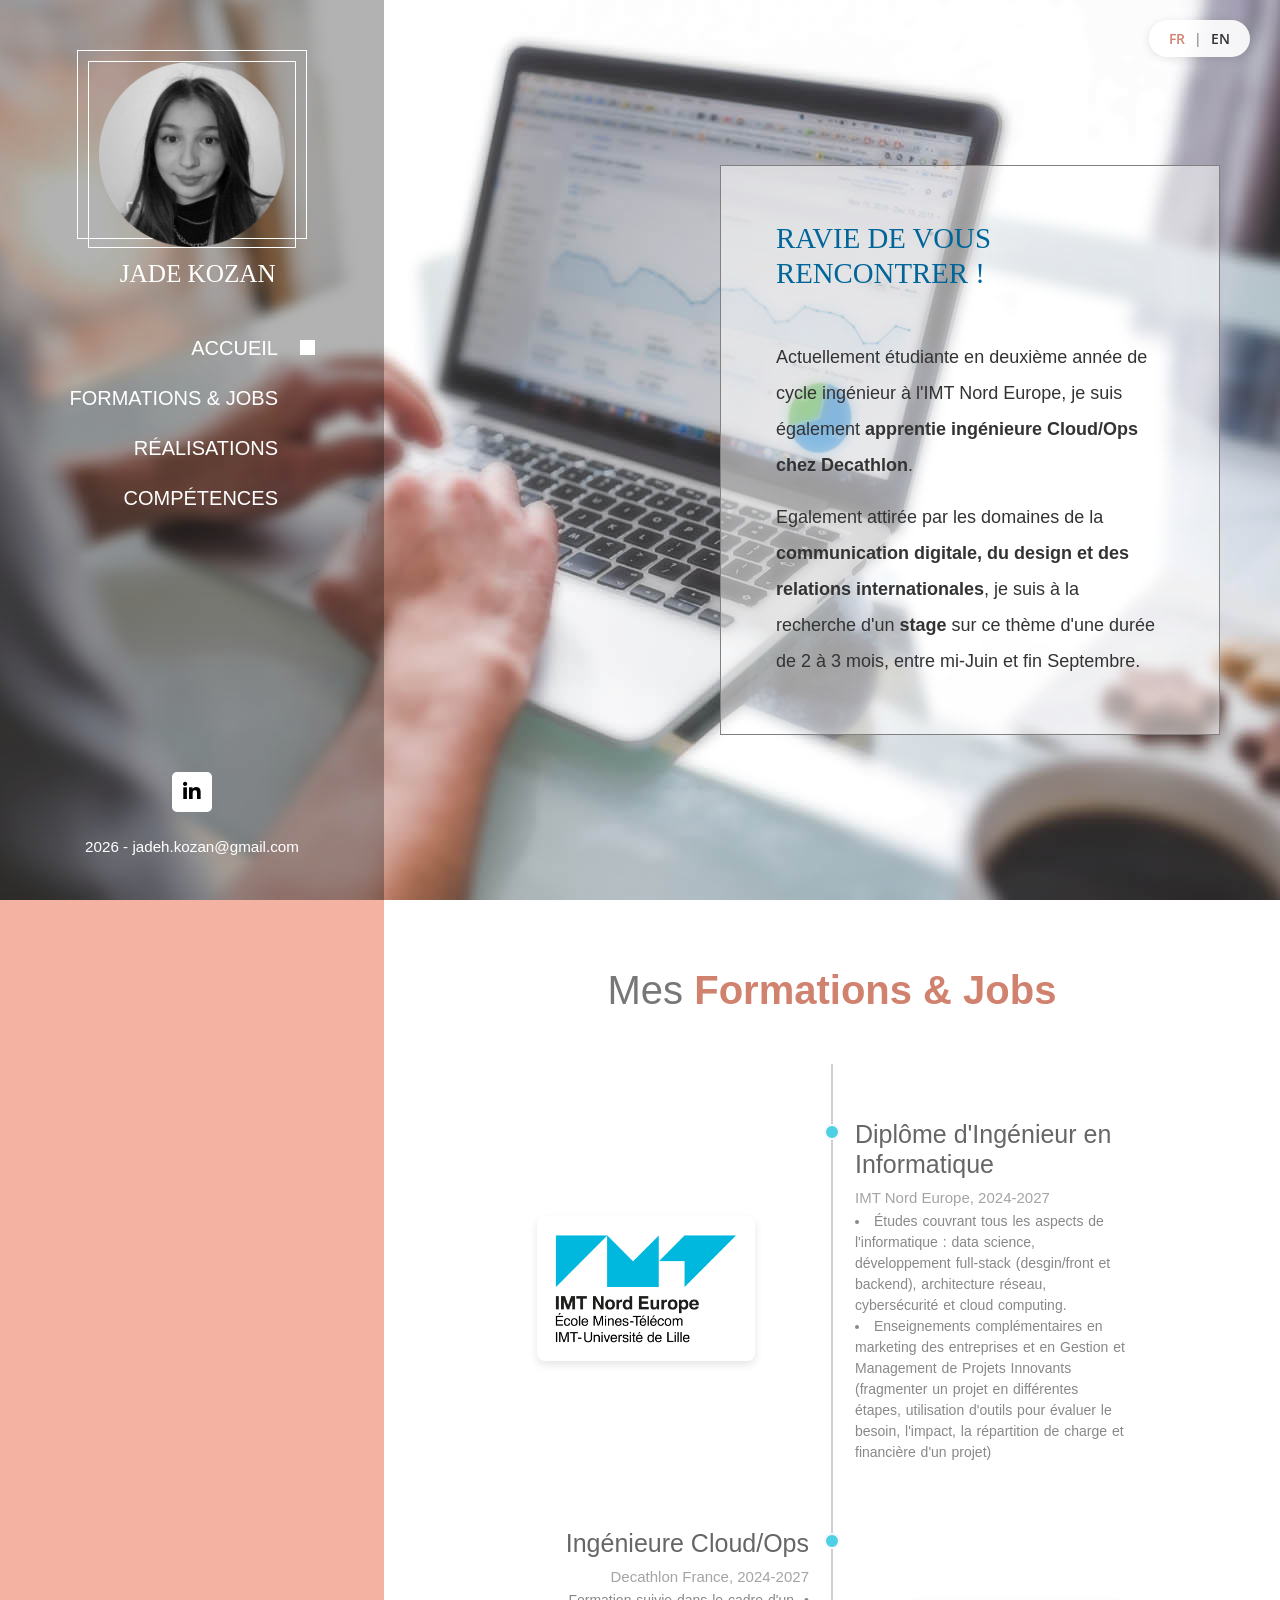
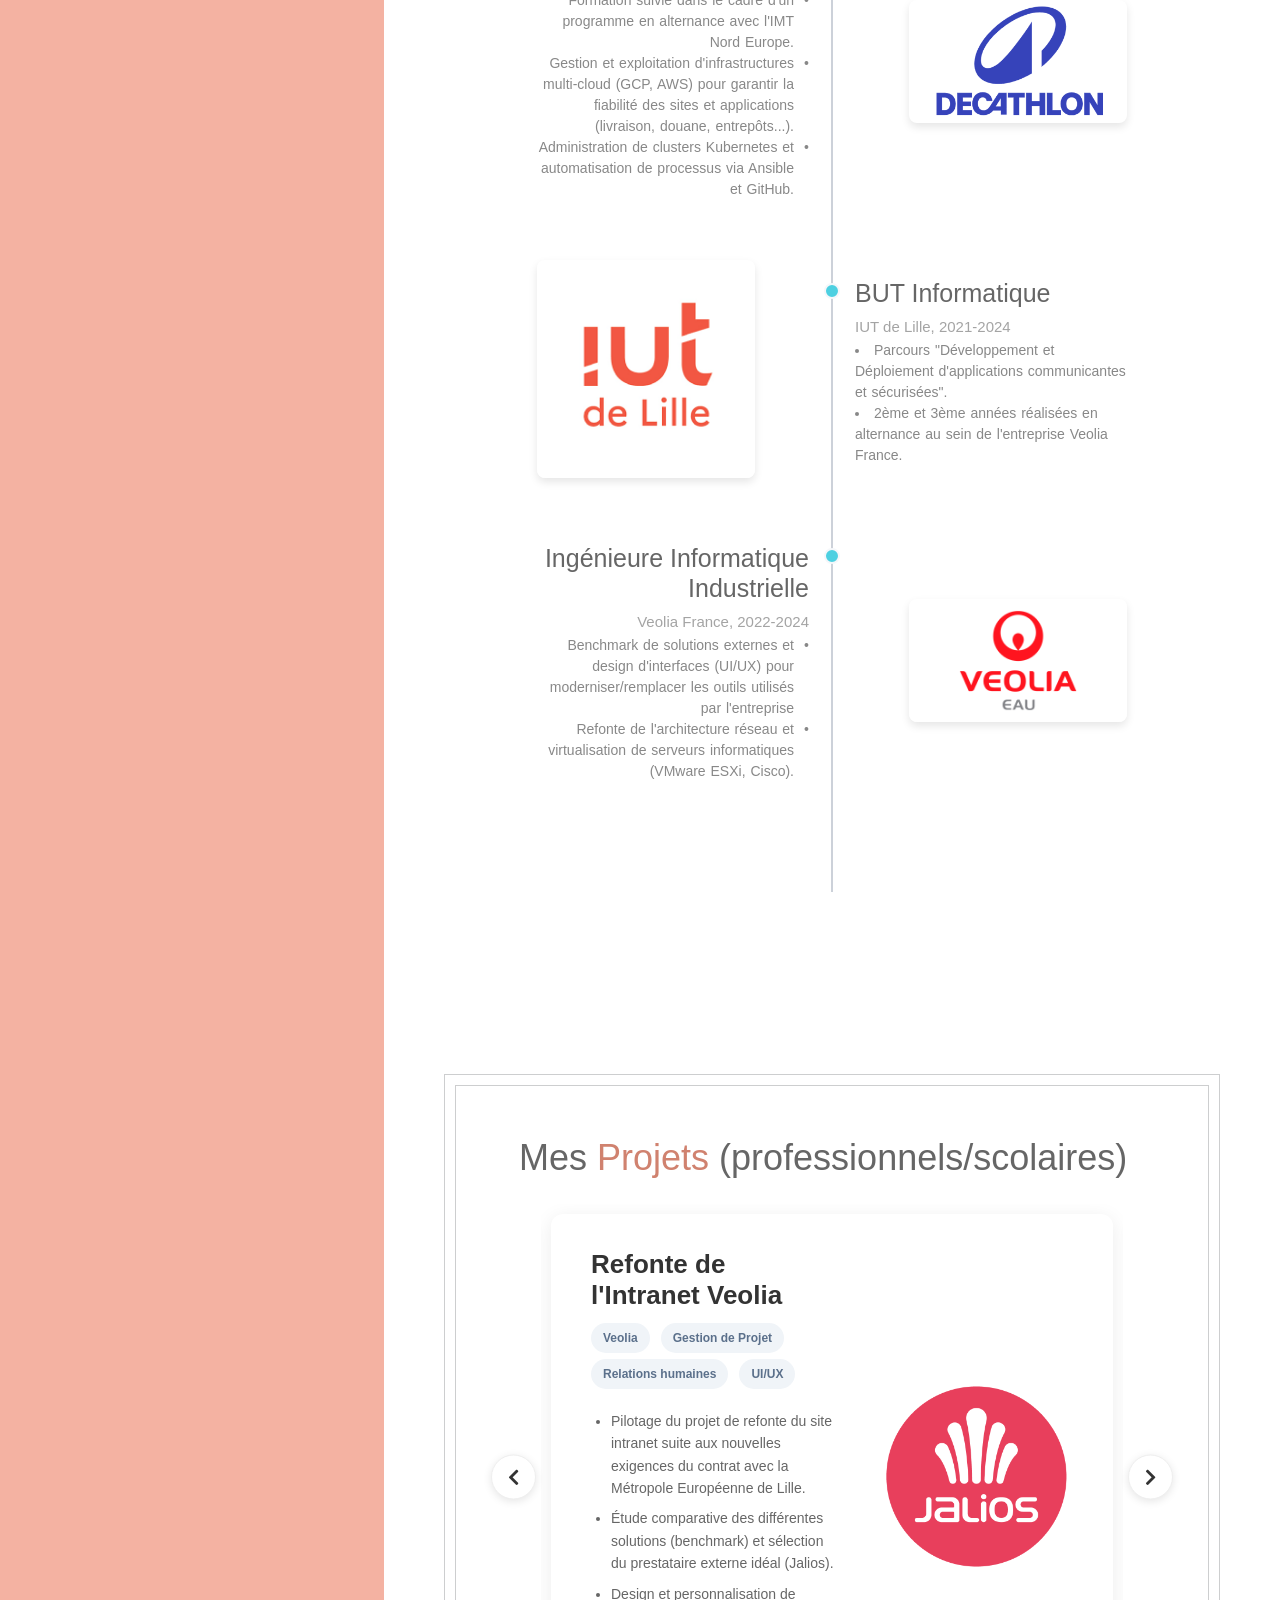
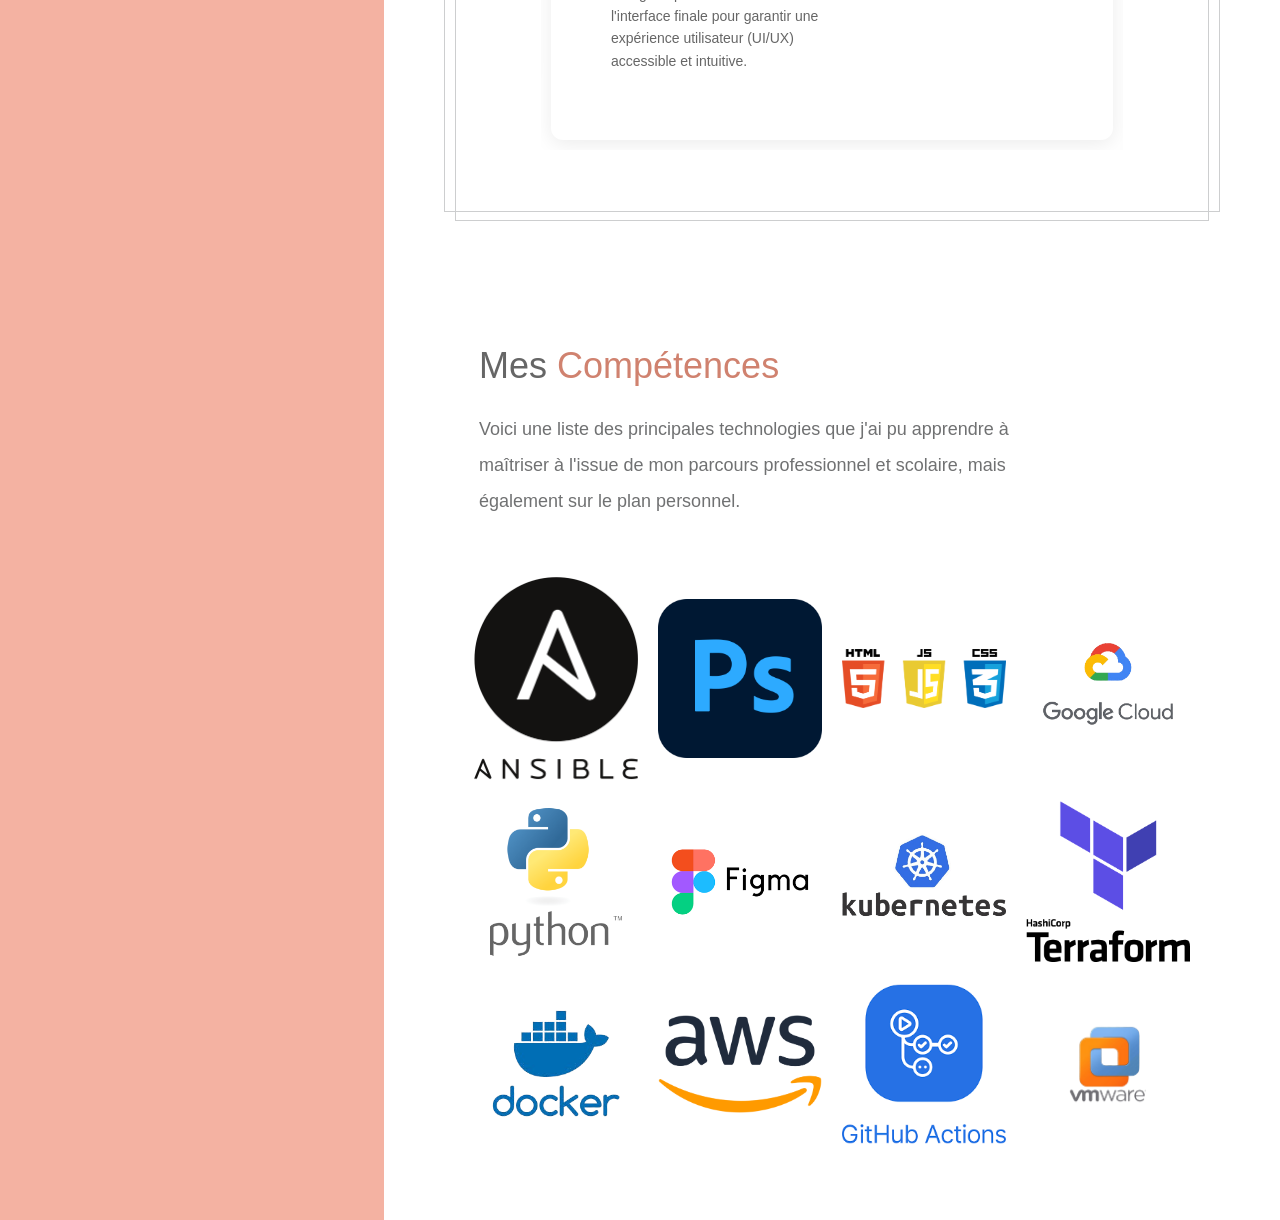
<file: index.html>
<!DOCTYPE html>
<html lang="fr">
  <head>
    <meta charset="UTF-8" />
    <meta name="viewport" content="width=device-width, initial-scale=1.0" />
    <meta http-equiv="X-UA-Compatible" content="ie=edge" />

    <title>Jade Kozan</title>
    <link rel="stylesheet" href="https://fonts.googleapis.com/css?family=Open+Sans:400,600" />
    <link rel="stylesheet" href="css/all.min.css" />
    <link rel="stylesheet" href="css/bootstrap.min.css" />
    <link rel="stylesheet" href="slick/slick.css"/>    
    <link rel="stylesheet" href="slick/slick-theme.css"/>    
    <link rel="stylesheet" href="css/magnific-popup.css">
    <link rel="stylesheet" href="css/templatemo-dream-pulse.css" />
    
    <link rel="stylesheet" href="css/frise.css" />
    <link rel="stylesheet" href="css/carousel-projects.css" />
  </head>
  <body>
    <main class="container-fluid">

      <div class="lang-switcher">
          <a href="#" class="active">FR</a> | <a href="index-en.html">EN</a>
      </div>

      <div class="row">        
          <nav id="tmSidebar" class="tm-bg-black-transparent tm-sidebar">
            <button class="navbar-toggler" type="button" aria-label="Toggle navigation">
              <i class="fas fa-bars"></i>
            </button>
            <div class="tm-sidebar-sticky">
              <div class="tm-brand-box">
                <div class="tm-double-border-1">
                  <div class="tm-double-border-2">
                    <img id="jade" src="img/gallery/10.png" alt="Profil">
                  </div>
                </div>
                  <div id="nom">JADE KOZAN</div> 
              </div>

              <ul id="tmMainNav" class="nav flex-column text-uppercase text-right tm-main-nav">
                <li class="nav-item">
                  <a href="#intro" class="nav-link active">
                    <span class="d-inline-block mr-3">Accueil</span>
                    <span class="d-inline-block tm-white-rect"></span>
                  </a>
                </li>
                <li class="nav-item">
                  <a href="#about" class="nav-link">
                    <span class="d-inline-block mr-3">Formations & Jobs</span>
                    <span class="d-inline-block tm-white-rect"></span>
                  </a>
                </li>
                <li class="nav-item">
                  <a href="#work" class="nav-link">
                    <span class="d-inline-block mr-3">Réalisations</span>
                    <span class="d-inline-block tm-white-rect"></span>
                  </a>
                </li>
                <li class="nav-item">
                  <a href="#clients" class="nav-link">
                    <span class="d-inline-block mr-3">Compétences</span>
                    <span class="d-inline-block tm-white-rect"></span>
                  </a>
                </li>
              </ul>
              
              <ul class="nav flex-row tm-social-links">
                <li class="nav-item">
                  <a href="https://www.linkedin.com/in/jade-kozan-492bb2215/" class="nav-link tm-social-link" target="_blank">
                    <i class="fab fa-linkedin-in"></i>
                  </a>
                </li>
              </ul>
              <footer class="text-center text-white small">
                <p class="mb--0 mb-2">2026 - jadeh.kozan@gmail.com</p>
              </footer>
            </div>
          </nav>
          
          <main role="main" class="ml-sm-auto col-12">
            <div
              class="parallax-window"
              data-parallax="scroll"
              data-image-src="img/dream-pulse-header.jpg">
              <div class="tm-section-wrap">
                <section id="intro" class="tm-section">
                    <div class="tm-bg-white-transparent tm-intro">
                        <h2 id="jk" class="tm-section-title mb-5 text-uppercase tm-color-primary">Ravie de vous rencontrer !</h2>
                        <p class="tm-color-gray">
                        Actuellement étudiante en deuxième année de cycle ingénieur à l'IMT Nord Europe, je suis également <b>apprentie ingénieure Cloud/Ops chez Decathlon</b>.
                        </p>
                        <p class="mb-0 tm-color-gray">
                          Egalement attirée par les domaines de la <b>communication digitale, du design et des relations internationales</b>, je suis à la recherche d'un <b>stage</b> sur ce thème d'une durée de 2 à 3 mois, entre mi-Juin et fin Septembre.
                        </p>
                    </div>              
                </section>
            </div>            
          </div>

          <div class="tm-section-wrap bg-white">
            <section id="about" class="row tm-section">
              <div class="col-12">
                  <h1 id="forma">Mes <span class="rose">Formations & Jobs</span></h1>
                  
                  <div class="timeline-container">
                    
                    <div class="timeline-row right-block">
                      <div class="timeline-image">
                          <img src="img/imt.png" alt="IMT Nord Europe">
                      </div>
                      <div class="timeline-block timeline-block-right">
                        <div class="marker"></div>
                        <div class="timeline-content">
                          <h3>Diplôme d'Ingénieur en Informatique</h3>
                          <span>IMT Nord Europe, 2024-2027</span>
                            <li>Études couvrant tous les aspects de l'informatique : data science, développement full-stack (desgin/front et backend), architecture réseau, cybersécurité et cloud computing.</li>
                            <li>Enseignements complémentaires en marketing des entreprises et en Gestion et Management de Projets Innovants (fragmenter un projet en différentes étapes, utilisation d'outils pour évaluer le besoin, l'impact, la répartition de charge et financière d'un projet)</li>
                        </div>
                      </div>
                    </div>
                  
                    <div class="timeline-row left-block">
                      <div class="timeline-image">
                          <img src="img/decat.png" alt="Decathlon">
                      </div>
                      <div class="timeline-block timeline-block-left">
                        <div class="marker"></div>
                        <div class="timeline-content">
                          <h3>Ingénieure Cloud/Ops</h3>
                          <span>Decathlon France, 2024-2027</span>
                          <li>Formation suivie dans le cadre d'un programme en alternance avec l'IMT Nord Europe.</li>
                          <li>Gestion et exploitation d'infrastructures multi-cloud (GCP, AWS) pour garantir la fiabilité des sites et applications (livraison, douane, entrepôts...).</li>
                          <li>Administration de clusters Kubernetes et automatisation de processus via Ansible et GitHub.</li>
                        </div>
                      </div>
                    </div>
                    
                    <div class="timeline-row right-block"> 
                      <div class="timeline-image">
                          <img src="img/iut.png" alt="IUT Lille">
                      </div>
                      <div class="timeline-block timeline-block-right"> 
                        <div class="marker"></div>
                        <div class="timeline-content">
                          <h3>BUT Informatique</h3>
                          <span>IUT de Lille, 2021-2024</span>
                          <li>Parcours "Développement et Déploiement d'applications communicantes et sécurisées".</li>
                          <li>2ème et 3ème années réalisées en alternance au sein de l'entreprise Veolia France.</li>
                        </div>
                      </div>
                    </div>

                    <div class="timeline-row left-block">
                      <div class="timeline-image">
                          <img src="img/veolia.jpg" alt="Veolia">
                      </div>
                      <div class="timeline-block timeline-block-left">
                        <div class="marker"></div>
                        <div class="timeline-content">
                          <h3>Ingénieure Informatique Industrielle</h3>
                          <span>Veolia France, 2022-2024</span>
                          <li>Benchmark de solutions externes et design d'interfaces (UI/UX) pour moderniser/remplacer les outils utilisés par l'entreprise</li>
                          <li>Refonte de l'architecture réseau et virtualisation de serveurs informatiques (VMware ESXi, Cisco).</li>
                        </div>
                      </div>
                    </div>
                  
                  </div>       
              </div>
            </section>
          </div>
            
          <div class="tm-section-wrap bg-white">
            <section id="work" class="row tm-section">
              <div class="col-12">
                <div class="w-100 tm-double-border-1 tm-border-gray">
                    <div class="tm-double-border-2 tm-border-gray tm-box-pad">
                      <div class="tm-gallery-wrap">
                          <h2 class="tm-color-primary tm-section-title mb-4 ml-2" id="gris">Mes <span class="rose">Projets</span> (professionnels/scolaires)</h2>
                          
                          <div class="project-carousel">
                            
                            <div class="project-slide">
                              <div class="project-card">
                                <div class="project-info">
                                  <h3 class="project-title">Refonte de l'Intranet Veolia</h3>
                                  <div class="project-tags">
                                    <span class="project-tag">Veolia</span>
                                    <span class="project-tag">Gestion de Projet</span>
                                    <span class="project-tag">Relations humaines</span>
                                    <span class="project-tag">UI/UX</span>
                                  </div>
                                  <ul>
                                    <li>Pilotage du projet de refonte du site intranet suite aux nouvelles exigences du contrat avec la Métropole Européenne de Lille.</li>
                                    <li>Étude comparative des différentes solutions (benchmark) et sélection du prestataire externe idéal (Jalios).</li>
                                    <li>Design et personnalisation de l'interface finale pour garantir une expérience utilisateur (UI/UX) accessible et intuitive.</li>
                                  </ul>
                                </div>
                                <div class="project-media">
                                  <img src="img/jalios.png" class="img-contain" alt="Intranet Veolia">
                                </div>
                              </div>
                            </div>

                            <div class="project-slide">
                              <div class="project-card">
                                <div class="project-info">
                                  <h3 class="project-title">Application Mobile Éco-responsable</h3>
                                  <div class="project-tags">
                                    <span class="project-tag">Desgin Maquettes</span>
                                    <span class="project-tag">IMT Nord Europe</span>
                                  </div>
                                  <ul>
                                    <li>Conception et prototypage (Figma, Canva) d'une application mobile valorisant les actions éco-responsables.</li>
                                    <li>Mise en place d'un système de récompenses ("GreenCoins") convertibles en soutien à des projets réels (reforestation, recyclage).</li>
                                    <li>Design d'interfaces ergonomiques pour le suivi de l'impact écologique personnel et collectif.</li>
                                  </ul>
                                  <a href="https://docs.google.com/presentation/d/1ytNZ7bMyupo1yhQVJw8e9rg_y16iel6nzZQGhhKq3SA/edit?usp=sharing" target="_blank" class="project-link">Voir les maquettes <i class="fas fa-arrow-right"></i></a>
                                </div>
                                <div class="project-media">
                                  <img src="img/ecoquest.png" class="img-contain" alt="App Ecologie">
                                </div>
                              </div>
                            </div>

                            <div class="project-slide">
                              <div class="project-card">
                                <div class="project-info">
                                  <h3 class="project-title">Projet "SafeMobility"</h3>
                                  <div class="project-tags">
                                    <span class="project-tag">Management de projet</span>
                                    <span class="project-tag">IMT Nord Europe</span>
                                    <span class="project-tag">Conception</span>
                                    <span class="project-tag">Stratégie</span>
                                  </div>
                                  <ul>
                                    <li>Pilotage global d'un projet d'application visant à aider les populations sensibles à trouver des itinéraires urbains sécurisés.</li>
                                    <li>Management réaliste et suivi complet du cycle de vie du projet (émergence, faisabilité et conception).</li>
                                    <li>Utilisation d'outils stratégiques pour définir les besoins, les objectifs, le déroulement et le coût du projet. Rendu d'un cahier des charges fonctionnel puis opérationnel.</li>
                                  </ul>
                                </div>
                                <div class="project-media">
                                  <img src="img/safemobility.png" class="img-contain" alt="SafeMobility">
                                </div>
                              </div>
                            </div>

                            <div class="project-slide">
                              <div class="project-card">
                                <div class="project-info">
                                  <h3 class="project-title">Assistant IA de Résolution d'Incidents</h3>
                                  <div class="project-tags">
                                    <span class="project-tag">Decathlon</span>
                                    <span class="project-tag">Intelligence Artificielle</span>
                                    <span class="project-tag">Python</span>
                                    <span class="project-tag">Cloud GCP</span>
                                  </div>
                                  <ul>
                                    <li>Conception d'un système multi-agents IA (Python) pour automatiser l'analyse et la résolution d'incidents sur nos infrastructures Cloud.</li>
                                    <li>Orchestration d'agents autonomes réagissant aux événements de l'infrastructure via Pub/Sub (modèle MCP).</li>
                                    <li>Objectif relationnel : Soulager la gestion du ticketing de notre équipe pour améliorer la réactivité et la communication avec les équipes utilisatrices de la plateforme.</li>
                                  </ul>
                                </div>
                                <div class="project-media">
                                  <img src="img/vertexai.png" class="img-contain" alt="Assistant IA">
                                </div>
                              </div>
                            </div>

                            <div class="project-slide">
                              <div class="project-card">
                                <div class="project-info">
                                  <h3 class="project-title">Système de Patch Management Automatisé</h3>
                                  <div class="project-tags">
                                    <span class="project-tag">Decathlon</span>
                                    <span class="project-tag">Ansible</span>
                                    <span class="project-tag">Cybersécurité</span>
                                    <span class="project-tag">Linux / Windows</span>
                                  </div>
                                  <ul>
                                    <li>Design d'un système automatisé de gestion de mises à jour pour serveurs Windows et Linux via Ansible.</li>
                                    <li>Mise en œuvre d'une stratégie de tags (OS, environnement, équipe) pour cibler automatiquement les mises à jour.</li>
                                    <li>Compliance Cybersécurité : Assurer un haut score de sécurité de nos machines pour répondre aux exigences de l'équipe cybersécurité avec laquelle nous collaborons.</li>
                                  </ul>
                                </div>
                                <div class="project-media">
                                  <img src="img/ansible.png" class="img-contain" alt="Patch Management">
                                </div>
                              </div>
                            </div>

                            <div class="project-slide">
                              <div class="project-card">
                                <div class="project-info">
                                  <h3 class="project-title">Développement et déploiement d'une application type réseau social sur le cloud</h3>
                                  <div class="project-tags">
                                    <span class="project-tag">IMT Nord Europe</span>
                                    <span class="project-tag">AWS</span>
                                    <span class="project-tag">React/JS</span>
                                    <span class="project-tag">HTML/CSS</span>
                                  </div>
                                  <ul>
                                    <li>Développement et déploiement d'une application de réseau social (React, HTML/CSS) hébergée sur AWS S3.</li>
                                    <li>Authentification via Amazon Cognito et exposition HTTPS via CloudFront.</li>
                                    <li>Stockage des données à l'aide de DynamoDB, la logique métier étant gérée par des fonctions Lambda (l'utilisateur peut consulter/publier des messages).</li>
                                    <li>Intégration d'un bot météo automatisé déclenché toutes les heures via EventBridge, utilisant l'API externe Open-Meteo.</li>
                                  </ul>
                                  <a href="https://d525pgkwh18v2.cloudfront.net" target="_blank" class="project-link">Site ici <i class="fas fa-arrow-right"></i></a>
                                </div>
                                <div class="project-media">
                                  <img src="img/echo.png" class="img-contain" alt="Patch Management">
                                </div>
                              </div>
                            </div>

                            <div class="project-slide">
                              <div class="project-card">
                                <div class="project-info">
                                  <h3 class="project-title">Développement d'une plateforme CI/CD type Github en Python</h3>
                                  <div class="project-tags">
                                    <span class="project-tag">IMT Nord Europe</span>
                                    <span class="project-tag">Docker</span>
                                    <span class="project-tag">Github Webhooks</span>
                                  </div>
                                  <ul>
                                    <li>Mise en place de webhooks Git pour déclencher l'exécution automatisée des pipelines.</li>
                                    <li> Provisionnement et déploiement automatisés d'une application web à l'aide de conteneurs Docker.</li>
                                  </ul>
                                </div>
                                <div class="project-media">
                                  <img src="img/cicd.png" class="img-contain" alt="Patch Management">
                                </div>
                              </div>
                            </div>

                          </div> </div>                        
                    </div>                  
                  </div>     
              </div>         
            </section>
          </div>
            
          <div class="tm-section-wrap bg-white">
            <section id="clients" class="row tm-section">
              <div class="col-12 tm-section-pad">
                  <div class="tm-flex-item-left">
                      <div class="tm-w-80">
                          <h2 class="tm-color-primary tm-section-title mb-4" id="gris">Mes <span class="rose">Compétences</span></h2>
                          <p class="mb-5">
                            Voici une liste des principales technologies que j'ai pu apprendre à maîtriser à l'issue de mon parcours professionnel et scolaire, mais également sur le plan personnel.
                          </p>
                      </div>
                      
                      <div class="row tm-clients-images">
                        <div class="col-xl-3 col-lg-6 col-md-4 col-sm-6 tm-img-wrap">
                            <img src="img/ansible.png" alt="Ansible" class="img-fluid tm-client-img"/>
                          </a>                          
                        </div>
                        <div class="col-xl-3 col-lg-6 col-md-4 col-sm-6 tm-img-wrap">
                            <img src="img/photoshop.png" alt="Photoshop" class="img-fluid tm-client-img" />
                          </a>                          
                        </div>
                        <div class="col-xl-3 col-lg-6 col-md-4 col-sm-6 tm-img-wrap">
                            <img src="img/htmlcssjs.png" alt="HTML CSS JS" class="img-fluid tm-client-img" />
                          </a>                          
                        </div>
                        <div class="col-xl-3 col-lg-6 col-md-4 col-sm-6 tm-img-wrap">
                            <img src="img/gcp.png" alt="GCP" class="img-fluid tm-client-img" />
                          </a>                          
                        </div>

                        <div class="col-xl-3 col-lg-6 col-md-4 col-sm-6 tm-img-wrap">
                              <img src="img/python.png" alt="Python" class="img-fluid tm-client-img" />
                            </a>                          
                          </div>
                          <div class="col-xl-3 col-lg-6 col-md-4 col-sm-6 tm-img-wrap">
                              <img src="img/figma.png" alt="Figma" class="img-fluid tm-client-img" />
                            </a>                          
                          </div>
                          <div class="col-xl-3 col-lg-6 col-md-4 col-sm-6 tm-img-wrap">
                              <img src="img/kub.png" alt="Kubernetes" class="img-fluid tm-client-img" />
                            </a>                          
                          </div>
                          <div class="col-xl-3 col-lg-6 col-md-4 col-sm-6 tm-img-wrap">
                              <img src="img/terraform.png" alt="Terraform" class="img-fluid tm-client-img" />
                            </a>                          
                          </div>

                          <div class="col-xl-3 col-lg-6 col-md-4 col-sm-6 tm-img-wrap">
                              <img src="img/docker.png" alt="Nouvelle Compétence 1" class="img-fluid tm-client-img" />
                            </a>                          
                          </div>
                          <div class="col-xl-3 col-lg-6 col-md-4 col-sm-6 tm-img-wrap">
                              <img src="img/aws.png" alt="Nouvelle Compétence 2" class="img-fluid tm-client-img" />
                            </a>                          
                          </div>
                          <div class="col-xl-3 col-lg-6 col-md-4 col-sm-6 tm-img-wrap">
                              <img src="img/githubactions.png" alt="Nouvelle Compétence 3" class="img-fluid tm-client-img" />
                            </a>                          
                          </div>
                          <div class="col-xl-3 col-lg-6 col-md-4 col-sm-6 tm-img-wrap">
                              <img src="img/vmware.png" alt="Nouvelle Compétence 4" class="img-fluid tm-client-img" />
                            </a>                          
                          </div>

                      </div>
                  </div> 
              </div>                             
            </section>
          </div>
        </main>        
      </div>
    </main>
    
    <script src="js/jquery.min.js"></script>
    <script src="js/jquery.singlePageNav.min.js"></script>
    <script src="js/parallax.min.js"></script>
    <script src="slick/slick.min.js"></script>
    <script src="js/jquery.magnific-popup.min.js"></script>
    <script src="js/templatemo-scripts.js"></script>

    <script>
      $(document).ready(function(){
        $('.project-carousel').slick({
          dots: false,
          infinite: true,
          speed: 500,
          slidesToShow: 1,
          adaptiveHeight: true,
          prevArrow: '<button type="button" class="slick-prev"><i class="fas fa-chevron-left"></i></button>',
          nextArrow: '<button type="button" class="slick-next"><i class="fas fa-chevron-right"></i></button>'
        });
      });
    </script>
  </body>
</html>
</file>
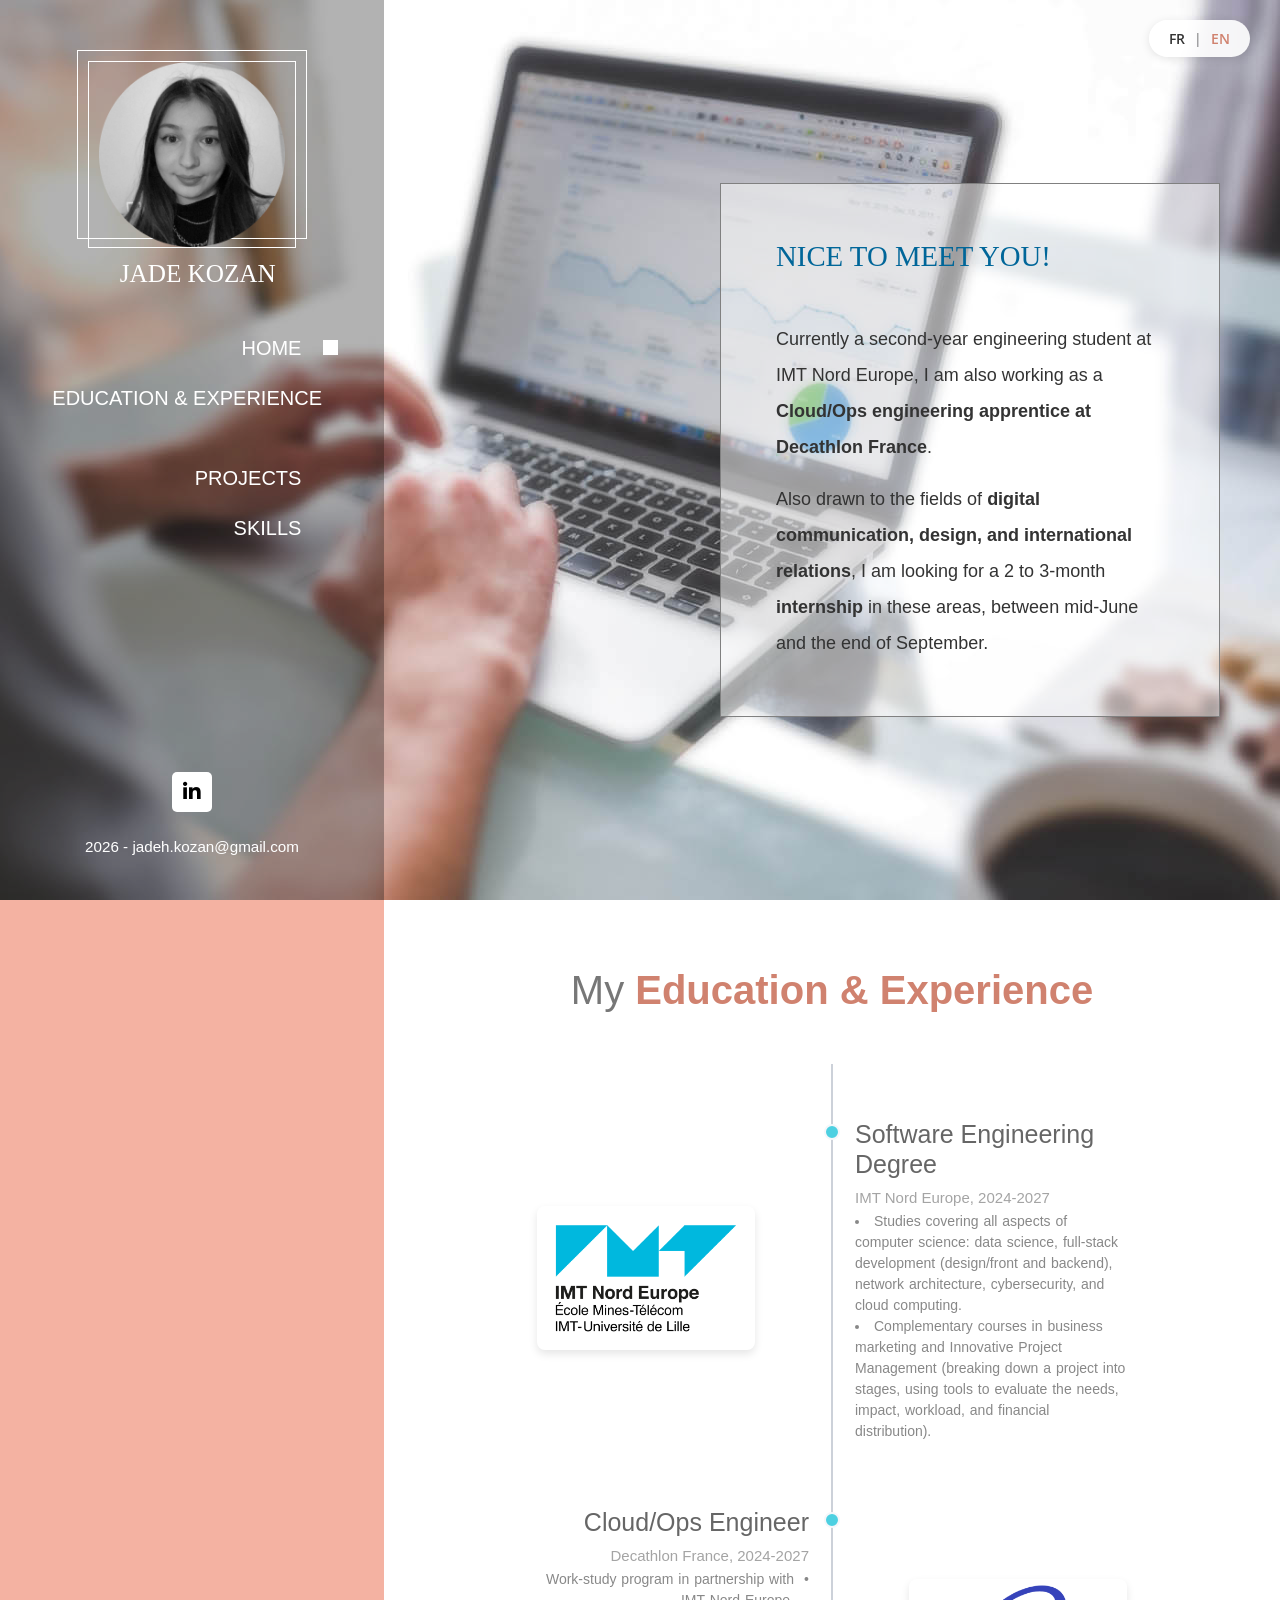
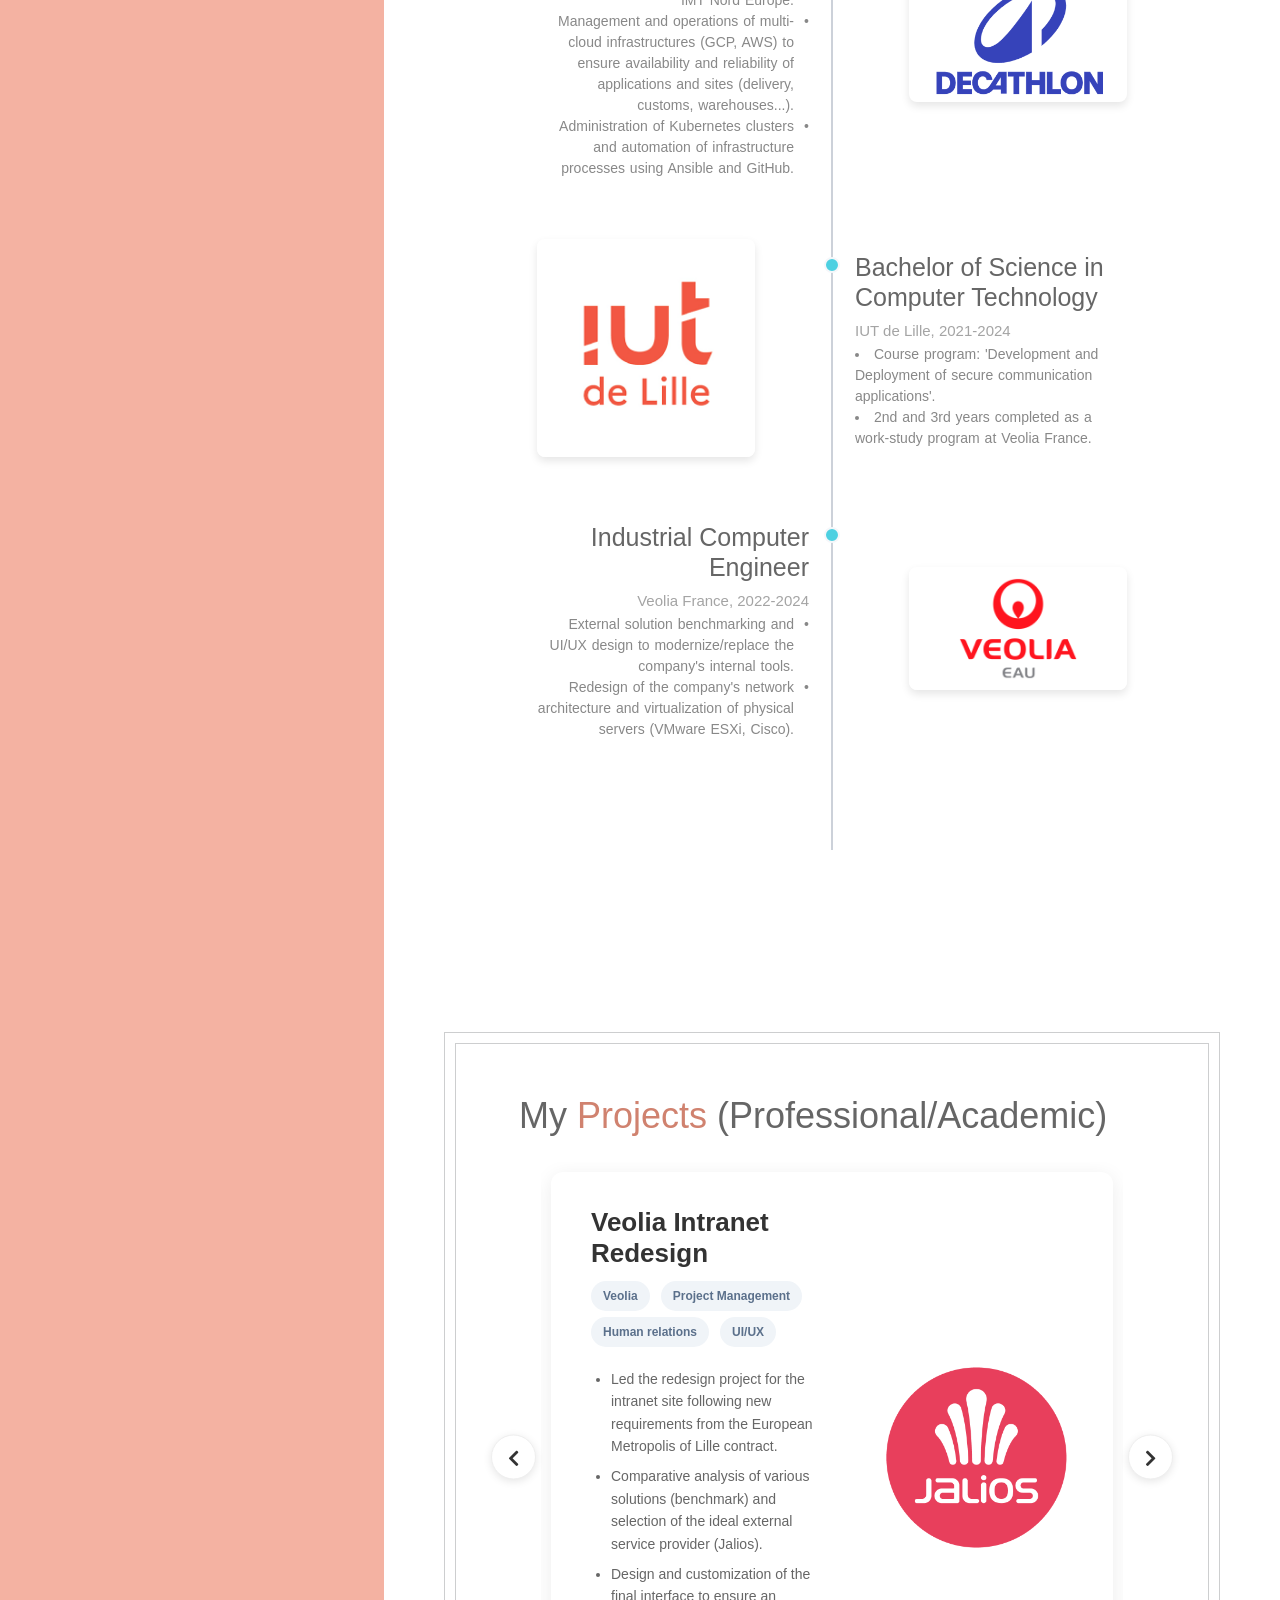
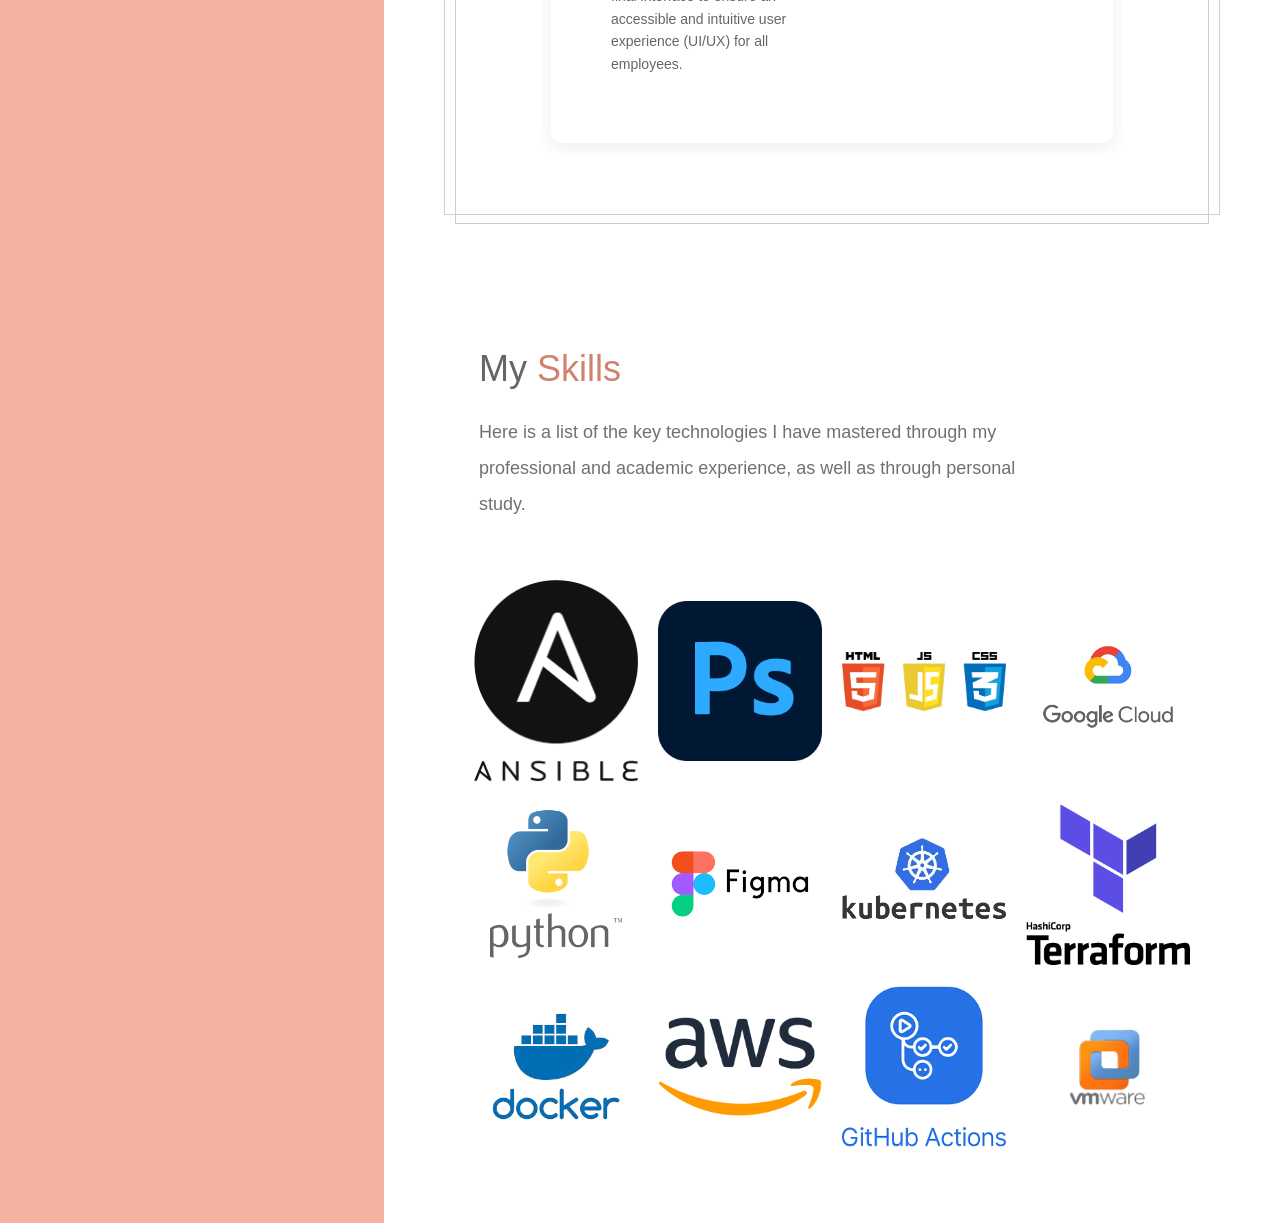
<file: index-en.html>
<!DOCTYPE html>
<html lang="en">
  <head>
    <meta charset="UTF-8" />
    <meta name="viewport" content="width=device-width, initial-scale=1.0" />
    <meta http-equiv="X-UA-Compatible" content="ie=edge" />

    <title>Jade Kozan - Portfolio</title>
    <link rel="stylesheet" href="https://fonts.googleapis.com/css?family=Open+Sans:400,600" />
    <link rel="stylesheet" href="css/all.min.css" />
    <link rel="stylesheet" href="css/bootstrap.min.css" />
    <link rel="stylesheet" href="slick/slick.css"/>    
    <link rel="stylesheet" href="slick/slick-theme.css"/>    
    <link rel="stylesheet" href="css/magnific-popup.css">
    <link rel="stylesheet" href="css/templatemo-dream-pulse.css" />
    
    <link rel="stylesheet" href="css/frise.css" />
    <link rel="stylesheet" href="css/carousel-projects.css" />
  </head>
  <body>
    <main class="container-fluid">

      <div class="lang-switcher">
          <a href="index.html">FR</a> | <a href="#" class="active">EN</a>
      </div>

      <div class="row">        
          <nav id="tmSidebar" class="tm-bg-black-transparent tm-sidebar">
            <button class="navbar-toggler" type="button" aria-label="Toggle navigation">
              <i class="fas fa-bars"></i>
            </button>
            <div class="tm-sidebar-sticky">
              <div class="tm-brand-box">
                <div class="tm-double-border-1">
                  <div class="tm-double-border-2">
                    <img id="jade" src="img/gallery/10.png" alt="Profile Picture">
                  </div>
                </div>
                  <div id="nom">JADE KOZAN</div> 
              </div>

              <ul id="tmMainNav" class="nav flex-column text-uppercase text-right tm-main-nav">
                <li class="nav-item">
                  <a href="#intro" class="nav-link active">
                    <span class="d-inline-block mr-3">Home</span>
                    <span class="d-inline-block tm-white-rect"></span>
                  </a>
                </li>
                <li class="nav-item">
                  <a href="#about" class="nav-link">
                    <span class="d-inline-block mr-3">Education & Experience</span>
                    <span class="d-inline-block tm-white-rect"></span>
                  </a>
                </li>
                <li class="nav-item">
                  <a href="#work" class="nav-link">
                    <span class="d-inline-block mr-3">Projects</span>
                    <span class="d-inline-block tm-white-rect"></span>
                  </a>
                </li>
                <li class="nav-item">
                  <a href="#clients" class="nav-link">
                    <span class="d-inline-block mr-3">Skills</span>
                    <span class="d-inline-block tm-white-rect"></span>
                  </a>
                </li>
              </ul>
              
              <ul class="nav flex-row tm-social-links">
                <li class="nav-item">
                  <a href="https://www.linkedin.com/in/jade-kozan-492bb2215/" class="nav-link tm-social-link" target="_blank">
                    <i class="fab fa-linkedin-in"></i>
                  </a>
                </li>
              </ul>
              <footer class="text-center text-white small">
                <p class="mb--0 mb-2">2026 - jadeh.kozan@gmail.com</p>
              </footer>
            </div>
          </nav>
          
          <main role="main" class="ml-sm-auto col-12">
            <div
              class="parallax-window"
              data-parallax="scroll"
              data-image-src="img/dream-pulse-header.jpg">
              <div class="tm-section-wrap">
                <section id="intro" class="tm-section">
                    <div class="tm-bg-white-transparent tm-intro">
                        <h2 id="jk" class="tm-section-title mb-5 text-uppercase tm-color-primary">Nice to meet you!</h2>
                        <p class="tm-color-gray">
                        Currently a second-year engineering student at IMT Nord Europe, I am also working as a <b>Cloud/Ops engineering apprentice at Decathlon France</b>.
                        </p>
                        <p class="mb-0 tm-color-gray">
                          Also drawn to the fields of <b>digital communication, design, and international relations</b>, I am looking for a 2 to 3-month <b>internship</b> in these areas, between mid-June and the end of September.
                        </p>
                    </div>              
                </section>
            </div>            
          </div>

          <div class="tm-section-wrap bg-white">
            <section id="about" class="row tm-section">
              <div class="col-12">
                  <h1 id="forma">My <span class="rose">Education & Experience</span></h1>
                  
                  <div class="timeline-container">
                    
                    <div class="timeline-row right-block">
                      <div class="timeline-image">
                          <img src="img/imt.png" alt="IMT Nord Europe">
                      </div>
                      <div class="timeline-block timeline-block-right">
                        <div class="marker"></div>
                        <div class="timeline-content">
                          <h3>Software Engineering Degree</h3>
                          <span>IMT Nord Europe, 2024-2027</span>
                            <li>Studies covering all aspects of computer science: data science, full-stack development (design/front and backend), network architecture, cybersecurity, and cloud computing.</li>
                            <li>Complementary courses in business marketing and Innovative Project Management (breaking down a project into stages, using tools to evaluate the needs, impact, workload, and financial distribution).</li>
                        </div>
                      </div>
                    </div>
                  
                    <div class="timeline-row left-block">
                      <div class="timeline-image">
                          <img src="img/decat.png" alt="Decathlon">
                      </div>
                      <div class="timeline-block timeline-block-left">
                        <div class="marker"></div>
                        <div class="timeline-content">
                          <h3>Cloud/Ops Engineer</h3>
                          <span>Decathlon France, 2024-2027</span>
                          <li>Work-study program in partnership with IMT Nord Europe.</li>
                          <li>Management and operations of multi-cloud infrastructures (GCP, AWS) to ensure availability and reliability of applications and sites (delivery, customs, warehouses...).</li>
                          <li>Administration of Kubernetes clusters and automation of infrastructure processes using Ansible and GitHub.</li>
                        </div>
                      </div>
                    </div>
                    
                    <div class="timeline-row right-block"> 
                      <div class="timeline-image">
                          <img src="img/iut.png" alt="IUT Lille">
                      </div>
                      <div class="timeline-block timeline-block-right"> 
                        <div class="marker"></div>
                        <div class="timeline-content">
                          <h3>Bachelor of Science in Computer Technology</h3>
                          <span>IUT de Lille, 2021-2024</span>
                          <li>Course program: 'Development and Deployment of secure communication applications'.</li>
                          <li>2nd and 3rd years completed as a work-study program at Veolia France.</li>
                        </div>
                      </div>
                    </div>

                    <div class="timeline-row left-block">
                      <div class="timeline-image">
                          <img src="img/veolia.jpg" alt="Veolia">
                      </div>
                      <div class="timeline-block timeline-block-left">
                        <div class="marker"></div>
                        <div class="timeline-content">
                          <h3>Industrial Computer Engineer</h3>
                          <span>Veolia France, 2022-2024</span>
                          <li>External solution benchmarking and UI/UX design to modernize/replace the company's internal tools.</li>
                          <li>Redesign of the company's network architecture and virtualization of physical servers (VMware ESXi, Cisco).</li>
                        </div>
                      </div>
                    </div>
                  
                  </div>       
              </div>
            </section>
          </div>
            
          <div class="tm-section-wrap bg-white">
            <section id="work" class="row tm-section">
              <div class="col-12">
                <div class="w-100 tm-double-border-1 tm-border-gray">
                    <div class="tm-double-border-2 tm-border-gray tm-box-pad">
                      <div class="tm-gallery-wrap">
                          <h2 class="tm-color-primary tm-section-title mb-4 ml-2" id="gris">My <span class="rose">Projects</span> (Professional/Academic)</h2>
                          
                          <div class="project-carousel">
                            
                            <div class="project-slide">
                              <div class="project-card">
                                <div class="project-info">
                                  <h3 class="project-title">Veolia Intranet Redesign</h3>
                                  <div class="project-tags">
                                    <span class="project-tag">Veolia</span>
                                    <span class="project-tag">Project Management</span>
                                    <span class="project-tag">Human relations</span>
                                    <span class="project-tag">UI/UX</span>
                                  </div>
                                  <ul>
                                    <li>Led the redesign project for the intranet site following new requirements from the European Metropolis of Lille contract.</li>
                                    <li>Comparative analysis of various solutions (benchmark) and selection of the ideal external service provider (Jalios).</li>
                                    <li>Design and customization of the final interface to ensure an accessible and intuitive user experience (UI/UX) for all employees.</li>
                                  </ul>
                                </div>
                                <div class="project-media">
                                  <img src="img/jalios.png" class="img-contain" alt="Veolia Intranet">
                                </div>
                              </div>
                            </div>

                            <div class="project-slide">
                              <div class="project-card">
                                <div class="project-info">
                                  <h3 class="project-title">Eco-friendly Mobile Application</h3>
                                  <div class="project-tags">
                                    <span class="project-tag">Model Design</span>
                                    <span class="project-tag">IMT Nord Europe</span>
                                  </div>
                                  <ul>
                                    <li>Design and prototyping (Figma, Canva) of a mobile application that promotes eco-friendly actions.</li>
                                    <li>Implementation of a reward system ("GreenCoins") convertible into support for real-world projects (reforestation, recycling).</li>
                                    <li>Design of user-friendly interfaces to track personal and collective ecological impact.</li>
                                  </ul>
                                  <a href="https://docs.google.com/presentation/d/1ytNZ7bMyupo1yhQVJw8e9rg_y16iel6nzZQGhhKq3SA/edit?usp=sharing" target="_blank" class="project-link">View Mockups <i class="fas fa-arrow-right"></i></a>
                                </div>
                                <div class="project-media">
                                  <img src="img/ecoquest.png" class="img-contain" alt="Eco App">
                                </div>
                              </div>
                            </div>

                            <div class="project-slide">
                              <div class="project-card">
                                <div class="project-info">
                                  <h3 class="project-title">"SafeMobility" Project</h3>
                                  <div class="project-tags">
                                    <span class="project-tag">IMT Nord Europe</span>
                                    <span class="project-tag">Project Management</span>
                                    <span class="project-tag">Design</span>
                                    <span class="project-tag">Strategy</span>
                                  </div>
                                  <ul>
                                    <li>Overall management of an application project designed to help vulnerable populations find safe routes in urban areas.</li>
                                    <li>Realistic management and comprehensive tracking of the project lifecycle (emergence, feasibility, and design).</li>
                                    <li>Leveraging strategic frameworks to outline project needs, goals, workflow, and budget. Submission of a functional specifications document followed by an operational one.</li>
                                  </ul>
                                </div>
                                <div class="project-media">
                                  <img src="img/safemobility.png" class="img-contain" alt="SafeMobility">
                                </div>
                              </div>
                            </div>

                            <div class="project-slide">
                              <div class="project-card">
                                <div class="project-info">
                                  <h3 class="project-title">AI-Driven Incident Response Assistant</h3>
                                  <div class="project-tags">
                                    <span class="project-tag">Decathlon</span>
                                    <span class="project-tag">Artificial Intelligence</span>
                                    <span class="project-tag">Python</span>
                                    <span class="project-tag">GCP Cloud</span>
                                  </div>
                                  <ul>
                                    <li> Design of an AI multi-agent system (Python) to automate the analysis and resolution of incidents on our cloud infrastructure.</li>
                                    <li>Event-driven orchestration of autonomous agents responding to infrastructure events via Pub/Sub (MCP model).</li>
                                    <li>Relational goal: To reduce our team’s ticketing workload to improve responsiveness and communication with the teams using the platform.</li>
                                  </ul>
                                </div>
                                <div class="project-media">
                                  <img src="img/vertexai.png" class="img-contain" alt="AI Assistant">
                                </div>
                              </div>
                            </div>

                            <div class="project-slide">
                              <div class="project-card">
                                <div class="project-info">
                                  <h3 class="project-title">Automated Patch Management System</h3>
                                  <div class="project-tags">
                                    <span class="project-tag">Decathlon</span>
                                    <span class="project-tag">Ansible</span>
                                    <span class="project-tag">Cybersecurity</span>
                                    <span class="project-tag">Linux / Windows</span>
                                  </div>
                                  <ul>
                                    <li>Design of an automated patch management system for Windows and Linux servers using Ansible.</li>
                                    <li>Implementation of a custom tagging strategy (OS, environment, team) for automated update targeting.</li>
                                    <li>Cybersecurity Compliance: Ensured a high level of infrastructure security to meet the strict requirements of the collaborating cybersecurity team.</li>
                                  </ul>
                                </div>
                                <div class="project-media">
                                  <img src="img/ansible.png" class="img-contain" alt="Patch Management">
                                </div>
                              </div>
                            </div>

                            <div class="project-slide">
                              <div class="project-card">
                                <div class="project-info">
                                  <h3 class="project-title">Cloud-based social network application deployment</h3>
                                  <div class="project-tags">
                                    <span class="project-tag">IMT Nord Europe</span>
                                    <span class="project-tag">AWS</span>
                                    <span class="project-tag">React/JS</span>
                                    <span class="project-tag">HTML/CSS</span>
                                  </div>
                                  <ul>
                                    <li>Development and deployment of a social network application (React, HTML/CSS) hosted on AWS S3.</li>
                                    <li>Authentication via Amazon Cognito and HTTPS exposure through CloudFront.</li>
                                    <li>Data storage using DynamoDB, with business logic handled by Lambda functions (user can get/post messages).</li>
                                    <li>Integration of an automated weather bot triggered hourly via EventBridge, consuming the external Open-Meteo API.</li>
                                  </ul>
                                  <a href="https://d525pgkwh18v2.cloudfront.net" target="_blank" class="project-link">Site here <i class="fas fa-arrow-right"></i></a>
                                </div>
                                <div class="project-media">
                                  <img src="img/echo.png" class="img-contain" alt="Patch Management">
                                </div>
                              </div>
                            </div>

                            <div class="project-slide">
                              <div class="project-card">
                                <div class="project-info">
                                  <h3 class="project-title">Custom CI/CD platform with containerized deployment pipelines</h3>
                                  <div class="project-tags">
                                    <span class="project-tag">IMT Nord Europe</span>
                                    <span class="project-tag">Docker</span>
                                    <span class="project-tag">Github Webhooks</span>
                                  </div>
                                  <ul>
                                    <li>Development of a custom GitHub-like CI/CD platform (Python).</li>
                                    <li>Implementation of Git webhooks to trigger automated pipeline execution.</li>
                                    <li>Automated provisioning and deployment of a webapp using Docker containers.</li>
                                  </ul>
                                </div>
                                <div class="project-media">
                                  <img src="img/cicd.png" class="img-contain" alt="Patch Management">
                                </div>
                              </div>
                            </div>

                          </div> </div>                        
                    </div>                  
                  </div>     
              </div>         
            </section>
          </div>
            
          <div class="tm-section-wrap bg-white">
            <section id="clients" class="row tm-section">
              <div class="col-12 tm-section-pad">
                  <div class="tm-flex-item-left">
                      <div class="tm-w-80">
                          <h2 class="tm-color-primary tm-section-title mb-4" id="gris">My <span class="rose">Skills</span></h2>
                          <p class="mb-5">
                            Here is a list of the key technologies I have mastered through my professional and academic experience, as well as through personal study.
                          </p>
                      </div>
                      
                      <div class="row tm-clients-images">
                        <div class="col-xl-3 col-lg-6 col-md-4 col-sm-6 tm-img-wrap">
                            <img src="img/ansible.png" alt="Ansible" class="img-fluid tm-client-img"/>
                          </a>                          
                        </div>
                        <div class="col-xl-3 col-lg-6 col-md-4 col-sm-6 tm-img-wrap">
                            <img src="img/photoshop.png" alt="OpenStack" class="img-fluid tm-client-img" />
                          </a>                          
                        </div>
                        <div class="col-xl-3 col-lg-6 col-md-4 col-sm-6 tm-img-wrap">
                            <img src="img/htmlcssjs.png" alt="Azure" class="img-fluid tm-client-img" />
                          </a>                          
                        </div>
                        <div class="col-xl-3 col-lg-6 col-md-4 col-sm-6 tm-img-wrap">
                            <img src="img/gcp.png" alt="Shell" class="img-fluid tm-client-img" />
                          </a>                          
                        </div>
                        <div class="col-xl-3 col-lg-6 col-md-4 col-sm-6 tm-img-wrap">
                              <img src="img/python.png" alt="PostgreSQL" class="img-fluid tm-client-img" />
                            </a>                          
                          </div>
                          <div class="col-xl-3 col-lg-6 col-md-4 col-sm-6 tm-img-wrap">
                              <img src="img/figma.png" alt="Terraform" class="img-fluid tm-client-img" />
                            </a>                          
                          </div>
                          <div class="col-xl-3 col-lg-6 col-md-4 col-sm-6 tm-img-wrap">
                              <img src="img/kub.png" alt="C" class="img-fluid tm-client-img" />
                            </a>                          
                          </div>
                          <div class="col-xl-3 col-lg-6 col-md-4 col-sm-6 tm-img-wrap">
                              <img src="img/terraform.png" alt="Cloud-init" class="img-fluid tm-client-img" />
                            </a>                          
                          </div>
                          <div class="col-xl-3 col-lg-6 col-md-4 col-sm-6 tm-img-wrap">
                              <img src="img/docker.png" alt="Nouvelle Compétence 1" class="img-fluid tm-client-img" />
                            </a>                          
                          </div>
                          <div class="col-xl-3 col-lg-6 col-md-4 col-sm-6 tm-img-wrap">
                              <img src="img/aws.png" alt="Nouvelle Compétence 2" class="img-fluid tm-client-img" />
                            </a>                          
                          </div>
                          <div class="col-xl-3 col-lg-6 col-md-4 col-sm-6 tm-img-wrap">
                              <img src="img/githubactions.png" alt="Nouvelle Compétence 3" class="img-fluid tm-client-img" />
                            </a>                          
                          </div>
                          <div class="col-xl-3 col-lg-6 col-md-4 col-sm-6 tm-img-wrap">
                              <img src="img/vmware.png" alt="Nouvelle Compétence 4" class="img-fluid tm-client-img" />
                            </a>                          
                          </div>
                      </div>
                  </div> 
              </div>                             
            </section>
          </div>
        </main>        
      </div>
    </main>
    
    <script src="js/jquery.min.js"></script>
    <script src="js/jquery.singlePageNav.min.js"></script>
    <script src="js/parallax.min.js"></script>
    <script src="slick/slick.min.js"></script>
    <script src="js/jquery.magnific-popup.min.js"></script>
    <script src="js/templatemo-scripts.js"></script>

    <script>
      $(document).ready(function(){
        $('.project-carousel').slick({
          dots: false,
          infinite: true,
          speed: 500,
          slidesToShow: 1,
          adaptiveHeight: true,
          prevArrow: '<button type="button" class="slick-prev"><i class="fas fa-chevron-left"></i></button>',
          nextArrow: '<button type="button" class="slick-next"><i class="fas fa-chevron-right"></i></button>'
        });
      });
    </script>
  </body>
</html>
</file>
<file: css/templatemo-dream-pulse.css>
body {
  font-family: "Open Sans", Arial, Helvetica, sans-serif;
  font-size: 18px;
  font-weight: 400;
  overflow-x: hidden;
  color: #707172;
  background-color: #f4b2a2;
}

p {
  line-height: 2;
}

a {
  transition: all 0.3s ease;
}

.container-fluid {
  padding-left: 0;
  padding-right: 0;
}

.small {
  font-size: 0.95rem;
}

.tm-color-primary {
  color: #069;
}

.tm-color-gray {
  color: #333;
}

.tm-bg-black-transparent {
  background-color: rgba(0, 0, 0, 0.3);
}

.tm-bg-white-transparent {
  background-color: rgba(255, 255, 255, 0.52);
  border: 1px solid grey;
}

.tm-intro {
  max-width: 500px;
  width: 100%;
  padding: 55px;
  margin-right: 0;
  margin-left: auto;
}

.tm-section-title {
  font-size: 1.6rem;
}

.parallax-window {
  min-height: 662px;
  background: transparent;
}

.tm-section {
  display: flex;
  align-items: center;
  height: auto;
  max-width: 1600px; 
  padding: 66px 60px;
}

#intro {
  min-height: 100vh;
  max-width: none;
}

.tm-brand {
  font-size: 2.6rem;
}

.tm-brand-box {
  box-sizing: content-box;
  width: 100%;
  max-width: 230px;
  min-height: 160px;
  color: white;
  text-align: center;
  margin: 50px auto 30px; 
}

.tm-double-border-1,
.tm-double-border-2 {
  border: 1px solid #fff;
  position: relative;
}

.tm-double-border-2 {
  top: 10px;
  left: 10px;
  width: calc(100% - 20px);
}

.tm-border-gray {
  border-color: #cdcecf;
}

.tm-box-pad {
  padding: 50px 55px;
}

.tm-brand {
  padding: 30px;
}

.tm-sidebar {
  position: fixed;
  top: 0;
  bottom: 0;
  left: 0;
  z-index: 100;
  padding-left: 70px;
  padding-right: 70px;
  width: 400px;
  max-width: 400px;
}

/* Hide scrollbar */
.tm-sidebar {
  overflow-y: scroll;
  scrollbar-width: none; /* Firefox */
  -ms-overflow-style: none; /* IE 10+ */
}
.tm-sidebar::-webkit-scrollbar {
  /* WebKit */
  width: 0;
  height: 0;
}

.tm-sidebar-sticky {
  display: flex;
  flex-direction: column;
  align-items: center;
  justify-content: flex-start;
  min-height: 100vh;
  padding-bottom: 30px; 
}

.tm-section-wrap {
  width: calc(100% - 400px);
  margin-left: auto;
  margin-right: 0;
  overflow-x: hidden;
}

.tm-main-nav > li > a {
  color: white;
}

.tm-main-nav {
  margin-bottom: 20px;
}

.tm-white-rect {
  display: block;
  width: 15px;
  height: 15px;
  background-color: white;
}

.nav-link {
  font-size: 1.25rem;
  padding-top: 10px;
  padding-bottom: 10px;
}

.nav-link .tm-white-rect {
  opacity: 0;
  transition: all 0.3s ease;
}

.nav-link.current .tm-white-rect,
.nav-link:hover .tm-white-rect {
  opacity: 1;
}

.tm-main-nav .nav-link:hover {
  animation-name: blinker;
  animation-duration: 0.5s;
  animation-timing-function: ease-in-out;
  animation-iteration-count: infinite;
}

@keyframes blinker {
  0% { opacity: 1; }
  50% { opacity: 0.1; }
  100% { opacity: 1; }
}

.tm-social-links {
  margin-top: auto; 
  margin-bottom: 15px;
}

.tm-social-link {
  width: 40px;
  height: 40px;
  color: black;
  background-color: white;
  margin: 8px;
  border-radius: 5px;
  padding: 0;
  display: flex;
  align-items: center;
  justify-content: center;
}

.tm-social-link:hover,
.tm-social-link:focus {
  background-color: #069;
  color: white;
}

.tm-footer-link {
  color: white;
}

.tm-footer-link:hover {
  color: #F93;
  text-decoration: none;
}

.tm-section-half {
  padding: 55px;
}

.tm-section-icon {
  color: #369;
  width: 120px;
  height: 120px;
  display: flex;
  align-items: center;
  justify-content: center;
}

/* Our Work - Carrousel */
.tm-gallery-wrap {
  max-width: 100%; 
  margin-left: auto;
  margin-right: auto;
  width: 100%;
}

.tm-gallery-item {
  padding-left: 10px;
  padding-right: 10px;
}

.slick-dots {
  bottom: -50px;
}

.slick-dots li button:before {
  font-size: 16px;
  opacity: 0.2;
}

.slick-dots li.slick-active button:before {
  color: #98999a;
  opacity: 1;
}

.tm-gallery-item figure {
  position: relative;
  float: left;
  overflow: hidden;
  margin-bottom: 0;
  background: #3085a3;
  text-align: center;
  cursor: pointer;
}

.tm-gallery-item figure img {
  position: relative;
  display: block;
  min-height: 100%;
  max-width: 100%;
  opacity: 0.8;
}

.tm-gallery-item figure figcaption {
  padding: 1em;
  color: #fff;
  text-transform: uppercase;
  font-size: 1.25em;
  -webkit-backface-visibility: hidden;
  backface-visibility: hidden;
}

.tm-gallery-item figure figcaption::before,
.tm-gallery-item figure figcaption::after {
  pointer-events: none;
}

.tm-gallery-item figure figcaption,
.tm-gallery-item figure figcaption > a {
  position: absolute;
  top: 0;
  left: 0;
  width: 100%;
  height: 100%;
  display: flex;
  flex-direction: column;
  justify-content: center;
}

.tm-gallery-item figure figcaption > a {
  z-index: 1000;
  text-indent: 200%;
  white-space: nowrap;
  font-size: 0;
  opacity: 0;
}

.tm-gallery-item figure h2 {
  word-spacing: -0.15em;
  font-weight: 300;
}

.tm-gallery-item figure h2 span {
  font-weight: 800;
}

.tm-gallery-item figure h2,
.tm-gallery-item figure p {
  margin: 0;
}

.tm-gallery-item figure p {
  letter-spacing: 1px;
  font-size: 68.5%;
}

/* Bubba effect */
figure.effect-bubba {
  background: #069;
}

figure.effect-bubba img {
  opacity: 1;
  -webkit-transition: opacity 0.35s;
  transition: opacity 0.35s;
}

figure.effect-bubba:hover img {
  opacity: 0.4;
}

figure.effect-bubba figcaption::before,
figure.effect-bubba figcaption::after {
  position: absolute;
  top: 15px;
  right: 15px;
  bottom: 15px;
  left: 15px;
  content: "";
  opacity: 0;
  -webkit-transition: opacity 0.35s, -webkit-transform 0.35s;
  transition: opacity 0.35s, transform 0.35s;
}

figure.effect-bubba figcaption::before {
  border-top: 1px solid #fff;
  border-bottom: 1px solid #fff;
  -webkit-transform: scale(0, 1);
  transform: scale(0, 1);
}

figure.effect-bubba figcaption::after {
  border-right: 1px solid #fff;
  border-left: 1px solid #fff;
  -webkit-transform: scale(1, 0);
  transform: scale(1, 0);
}

figure.effect-bubba h2 {
  font-size: 1.5rem;
  margin-bottom: 30px;
  opacity: 0;
  -webkit-transition: -webkit-transform 0.35s;
  transition: transform 0.35s;
  -webkit-transform: translate3d(0, -20px, 0);
  transform: translate3d(0, -20px, 0);
}

figure.effect-bubba p {
  width: 100%;
  padding: 10px;
  opacity: 0;
  -webkit-transition: opacity 0.35s, -webkit-transform 0.35s;
  transition: opacity 0.35s, transform 0.35s;
  -webkit-transform: translate3d(0, 20px, 0);
  transform: translate3d(0, 20px, 0);
}

figure.effect-bubba:hover figcaption::before,
figure.effect-bubba:hover figcaption::after {
  opacity: 1;
  -webkit-transform: scale(1);
  transform: scale(1);
}

figure.effect-bubba:hover h2,
figure.effect-bubba:hover p {
  opacity: 1;
  -webkit-transform: translate3d(0, 0, 0);
  transform: translate3d(0, 0, 0);
}

/* Clients / Compétences */
.tm-section-pad {
  padding-left: 50px;
  padding-right: 50px;
}

.tm-clients-images {
  max-width: 1040px;
}

.tm-w-80 {
  max-width: 80%;
}

.tm-flex-item-left {
  align-self: flex-start;
}

.tm-img-wrap {
  padding: 10px;
}

.tm-img-wrap a {
  display: flex;
  align-items: center;
  justify-content: center;
  border: 1px solid #ccc;
  border-radius: 5px;
  padding: 15px;
  width: 240px;
  height: 120px;
}

/* NOUVEAU: Correction de la déformation des logos de compétences */
.tm-client-img {
  width: 100%;
  height: 100%;
  object-fit: contain; 
}

.tm-contact-form-wrap {
  display: flex;
  align-items: center;
  justify-content: center;
}

.tm-contact-form {
  max-width: 305px;
  width: 100%;
}

.form-group {
  margin-bottom: 40px;
}

.tm-btn-primary {
  color: #707172;
  border-bottom: 1px solid #cdcecf;
  padding: 10px 18px;
  position: relative;
}

.tm-btn-primary:hover,
.tm-btn-primary:active {
  color: #fff;
  background-color: #999;
}

.tm-btn-primary:after {
  width: 100%;
  height: 0%;
  top: 0;
  left: 0;
  background: #cdcecf;
  content: "";
  position: absolute;
  z-index: -1;
  -webkit-transition: all 0.3s;
  -moz-transition: all 0.3s;
  transition: all 0.3s;
}

.tm-btn-primary:hover:after,
.tm-btn-primary:active:after {
  height: 100%;
}

.form-control:focus {
  outline: none;
  box-shadow: none;
}

@media (max-width: 1600px) {
  .tm-sidebar {
    width: 30%;
    max-width: none;
    padding-left: 30px;
    padding-right: 30px;
  }

  .tm-social-link {
    margin: 5px;
  }

  .tm-section-wrap {
    width: 70%;
  }

  .tm-img-wrap a {
    width: 100%;
    height: 100%;
  }
}

.navbar-toggler {
  display: none;
}

@media (max-width: 991px) {
  .tm-bg-black-transparent {
    background-color: rgba(0, 0, 0, 0.5);
  }

  .tm-brand-box {
    margin-top: 30px;
    margin-bottom: 30px;
    max-width: 200px;
    min-height: 100px;
  }

  .tm-brand {
    padding: 20px 30px;
  }

  .tm-main-nav {
    margin-bottom: 60px;
  }

  .tm-social-links {
    margin-bottom: 30px;
  }

  footer p {
    line-height: 1;
  }

  .tm-sidebar {
    width: 250px;
    left: -250px;
    padding: 15px;
    transition: all 0.3s ease;
  }

  .navbar-toggler {
    display: block;
    position: fixed;
    left: 0;
    top: 0;
    background-color: rgba(0, 0, 0, 0.5);
    color: white;
    padding: 10px 15px;
    transition: all 0.3s ease;
    border-radius: 0;
    border-top-right-radius: 5px;
    border-bottom-right-radius: 5px;
    top: 5px;
  }

  .navbar-toggler:focus {
    outline: none;
  }

  .tm-sidebar.show {
    left: 0;
  }

  .tm-sidebar.show .navbar-toggler {
    left: 250px;
  }

  .tm-section-wrap {
    width: 100%;
  }

  figure.effect-bubba h2 {
    font-size: 1.1rem;
    margin-bottom: 25px;
  }

  .tm-gallery-item figure p {
    font-size: 63%;
    padding: 0;
    line-height: 1.5;
  }
}

@media (max-width: 767px) {
  .tm-section {
    padding: 30px;
  }
}

@media (max-width: 554px) {
  .tm-section {
    padding: 15px;
  }
}

@media (max-width: 383px) {
  .slick-dots {
    bottom: -40px;
  }

  .tm-box-pad {
    padding: 50px 30px;
  }
}

/* PERSONNALISATIONS GLOBALES JADE */
#jade{
  width: 90%;
}

#nom{
  padding-top: 7%;
  padding-left: 5%;
  font-size: 140%;
  font-family:'Times New Roman', Times, serif;
  font-style: normal;
}

#jk{
  font-family: 'Avenir Next';
  font-size:160%;
}

.rose{
  color:#d0826f;
}

#gris{
  color:#666;
  font-size: 200%;
}

#veolia{
  width: 50%;
  height: auto; 
  margin-left:25%;
}

.noir{
  color:black;
  font-family: 'Arial';
  font-weight: bolder;
}

#chapeau{
  width: 40%;
  height: auto; 
  margin-bottom:9%;
}

.petit{
  font-size:83%;
}

#bonhomme{
  width: 48%;
  height: auto; 
  margin-bottom:18%;
}

/* Sélecteur de langue en haut à droite */
.lang-switcher {
  position: fixed;
  top: 20px;
  right: 30px;
  z-index: 9999;
  background-color: rgba(255, 255, 255, 0.9);
  padding: 8px 15px;
  border-radius: 30px;
  box-shadow: 0 2px 10px rgba(0,0,0,0.1);
  font-family: "Open Sans", Arial, sans-serif;
  font-size: 14px;
}

.lang-switcher a {
  color: #333;
  text-decoration: none;
  font-weight: 600;
  padding: 0 5px;
}

.lang-switcher a.active {
  color: #d0826f;
}

.lang-switcher a:hover {
  color: #069;
}

@media (max-width: 991px) {
  .lang-switcher {
      top: 15px;
      right: 15px;
  }
}
</file>
<file: css/frise.css>
body {
    margin: 0;
    font-family: 'Roboto', sans-serif;
}

h1 {
    text-align: center;
    font-weight: 300;
    color: #777
}

h1 span {
    font-weight: 600;
}

.timeline-container {
    width: 80%;
    padding: 50px 0;
    margin: 50px auto;
    position: relative;
    overflow: hidden;
}
.timeline-container:before {
    content: '';
    position: absolute;
    top: 0;
    left: 50%;
    margin-left: -1px;
    width: 2px;
    height: 100%;
    background: #CCD1D9;
    z-index: 1
}

.timeline-row {
    display: flex;
    align-items: center;
    justify-content: space-between;
    width: 100%;
    margin-bottom: 60px;
    clear: both;
}
.timeline-row.right-block {
    flex-direction: row;
}
.timeline-row.left-block {
    flex-direction: row-reverse;
}

.timeline-image {
    width: 40%;
    text-align: center;
    padding: 0 15px;
}
.timeline-image img {
    max-width: 100%;
    max-height: 250px;
    border-radius: 8px;
    box-shadow: 0 4px 8px rgba(0,0,0,0.1);
    object-fit: cover;
}

.timeline-block {
    width: -webkit-calc(50% + 8px);
    width: -moz-calc(50% + 8px);
    width: calc(50% + 8px);
    display: -webkit-box;
    display: -webkit-flex;
    display: -moz-box;
    display: flex;
    -webkit-box-pack: justify;
    -webkit-justify-content: space-between;
    -moz-box-pack: justify;
    justify-content: space-between;
    clear: none;
}
.timeline-block-right {
    float: right;
}
.timeline-block-left {
    float: left;
    text-align: right; 
    flex-direction: row-reverse; 
}
.timeline-block-left .timeline-content li {
    list-style-type: none;
    position: relative;
    padding-right: 15px;
}
.timeline-block-left .timeline-content li::after {
    content: '•';
    position: absolute;
    right: 0;
    top: 0;
    color: #888;
}
.marker {
    width: 16px;
    height: 16px;
    border-radius: 50%;
    border: 2px solid #F5F7FA;
    background: #4DD0E1;
    margin-top: 10px;
    z-index: 9999
}
.timeline-content {
    width: 95%;
    padding: 0 15px;
    color: #666;
}
.timeline-content h3 {
    margin-top: 5px;
    margin-bottom: 5px;
    font-size: 25px;
    font-weight: 500
}
.timeline-content span {
    font-size: 15px;
    color: #a4a4a4;
}
.timeline-content p {
    font-size: 14px;
    line-height: 1.5em;
    word-spacing: 1px;
    color: #888;
}

.timeline-content li {
    font-size: 14px;
    line-height: 1.5em;
    word-spacing: 1px;
    color: #888;
}

@media screen and (max-width: 768px) {
    .timeline-container:before {
        left: 8px;
        width: 2px;
    }
    .timeline-row.right-block, .timeline-row.left-block {
        flex-direction: column;
        align-items: flex-start;
        margin-bottom: 100px;
    }
    .timeline-image {
        width: 100%;
        padding: 0;
        margin-top: 15px;
        padding-left: 30px;
        text-align: center;
    }
    .timeline-block {
        width: 100%;
        margin-bottom: 10px;
    }
    .timeline-block-right {
        float: none;
    }
    .timeline-block-left {
        float: none;
        text-align: left;
        flex-direction: row;
    }
    .timeline-block-left .timeline-content li {
        list-style-type: disc;
        padding-right: 0;
    }
    .timeline-block-left .timeline-content li::after {
        content: none;
    }
}
</file>
<file: css/carousel-projects.css>
/* Style du conteneur principal du carrousel */
.project-carousel {
    position: relative;
    padding: 0 30px; 
    margin-bottom: 20px;
    width: 100%;
}

/* Style de la carte projet (Rectangle global) */
.project-card {
    display: flex;
    background: #ffffff;
    border-radius: 12px;
    box-shadow: 0 4px 20px rgba(0,0,0,0.08); 
    margin: 10px;
    overflow: hidden;
    min-height: 300px;
    width: calc(100% - 20px);
}

/* Colonne de gauche (Texte) */
.project-info {
    flex: 1.2; 
    padding: 35px 40px; 
    display: flex;
    flex-direction: column;
    justify-content: center;
}

/* Style spécifique pour les listes à puces des projets */
.project-info ul {
    padding-left: 20px;
    margin-bottom: 25px;
    margin-top: 0;
}

.project-info li {
    font-size: 14px;
    color: #666;
    line-height: 1.6;
    margin-bottom: 8px;
    list-style-type: disc; 
}

/* Colonne de droite (Image) */
.project-media {
    flex: 1;
    padding: 25px 35px 25px 0; 
    display: flex;
    align-items: center;
    justify-content: center;
}

.project-media img {
    width: 100%;
    height: 100%;
    max-height: 250px; 
    object-fit: cover;
    border-radius: 10px; 
    box-shadow: 0 4px 15px rgba(0,0,0,0.05); 
}

/* NOUVEAU : Empêche le zoom sur certaines images pour qu'elles s'affichent en entier */
.project-media img.img-contain {
    object-fit: contain;
    box-shadow: none; /* On enlève l'ombre qui ferait bizarre sur une image non remplie */
    padding: 10px; /* Un peu d'espace pour que l'image respire */
}

/* Typographie de la carte */
.project-title {
    font-size: 26px; 
    font-weight: 600;
    color: #333;
    margin-bottom: 12px;
    margin-top: 0;
}

.project-tags {
    margin-bottom: 15px;
}

.project-tag {
    display: inline-block;
    background-color: #f0f4f8;
    color: #5b708b;
    padding: 6px 12px; 
    border-radius: 20px;
    font-size: 12px;
    font-weight: 600;
    margin-right: 6px;
    margin-bottom: 6px;
}

/* Bouton "Voir le projet" */
.project-link {
    display: inline-flex;
    align-items: center;
    color: #007bff; 
    font-weight: 600;
    text-decoration: none;
    font-size: 15px;
    margin-top: auto; 
    transition: color 0.3s ease;
}

.project-link i {
    margin-left: 8px;
    font-size: 13px;
    transition: transform 0.3s ease;
}

.project-link:hover {
    color: #0056b3;
    text-decoration: none;
}

.project-link:hover i {
    transform: translateX(5px); 
}

/* Personnalisation des flèches du Carousel Slick */
.project-carousel .slick-prev,
.project-carousel .slick-next {
    position: absolute;
    top: 50%;
    transform: translateY(-50%);
    z-index: 10;
    background: #fff;
    border: 1px solid #eee;
    width: 45px; 
    height: 45px; 
    border-radius: 50%;
    box-shadow: 0 2px 8px rgba(0,0,0,0.1);
    cursor: pointer;
    display: flex;
    align-items: center;
    justify-content: center;
    color: #333;
    font-size: 18px;
    transition: all 0.3s ease;
}

/* Suppression des flèches blanches par défaut */
.project-carousel .slick-prev::before,
.project-carousel .slick-next::before {
    display: none !important; 
    content: none !important;
}

.project-carousel .slick-prev:hover,
.project-carousel .slick-next:hover {
    background: #f8f9fa;
    box-shadow: 0 4px 12px rgba(0,0,0,0.15);
    color: #000;
}

.project-carousel .slick-prev {
    left: -20px; 
}

.project-carousel .slick-next {
    right: -20px; 
}

.project-carousel .slick-prev:focus,
.project-carousel .slick-next:focus {
    outline: none;
}

/* Rendre le tout responsive sur téléphone */
@media (max-width: 991px) {
    .project-card {
        flex-direction: column-reverse; 
        min-height: auto;
        width: 100%;
        margin: 10px 0;
    }
    .project-media {
        padding: 20px; 
        height: auto;
        flex: none;
    }
    .project-media img {
        max-height: 200px;
    }
    .project-carousel {
        padding: 0 20px; 
    }
    .project-info {
        padding: 20px;
    }
    .project-info ul {
        margin-bottom: 15px;
    }
    .project-carousel .slick-prev { left: -10px; }
    .project-carousel .slick-next { right: -10px; }
}
</file>
